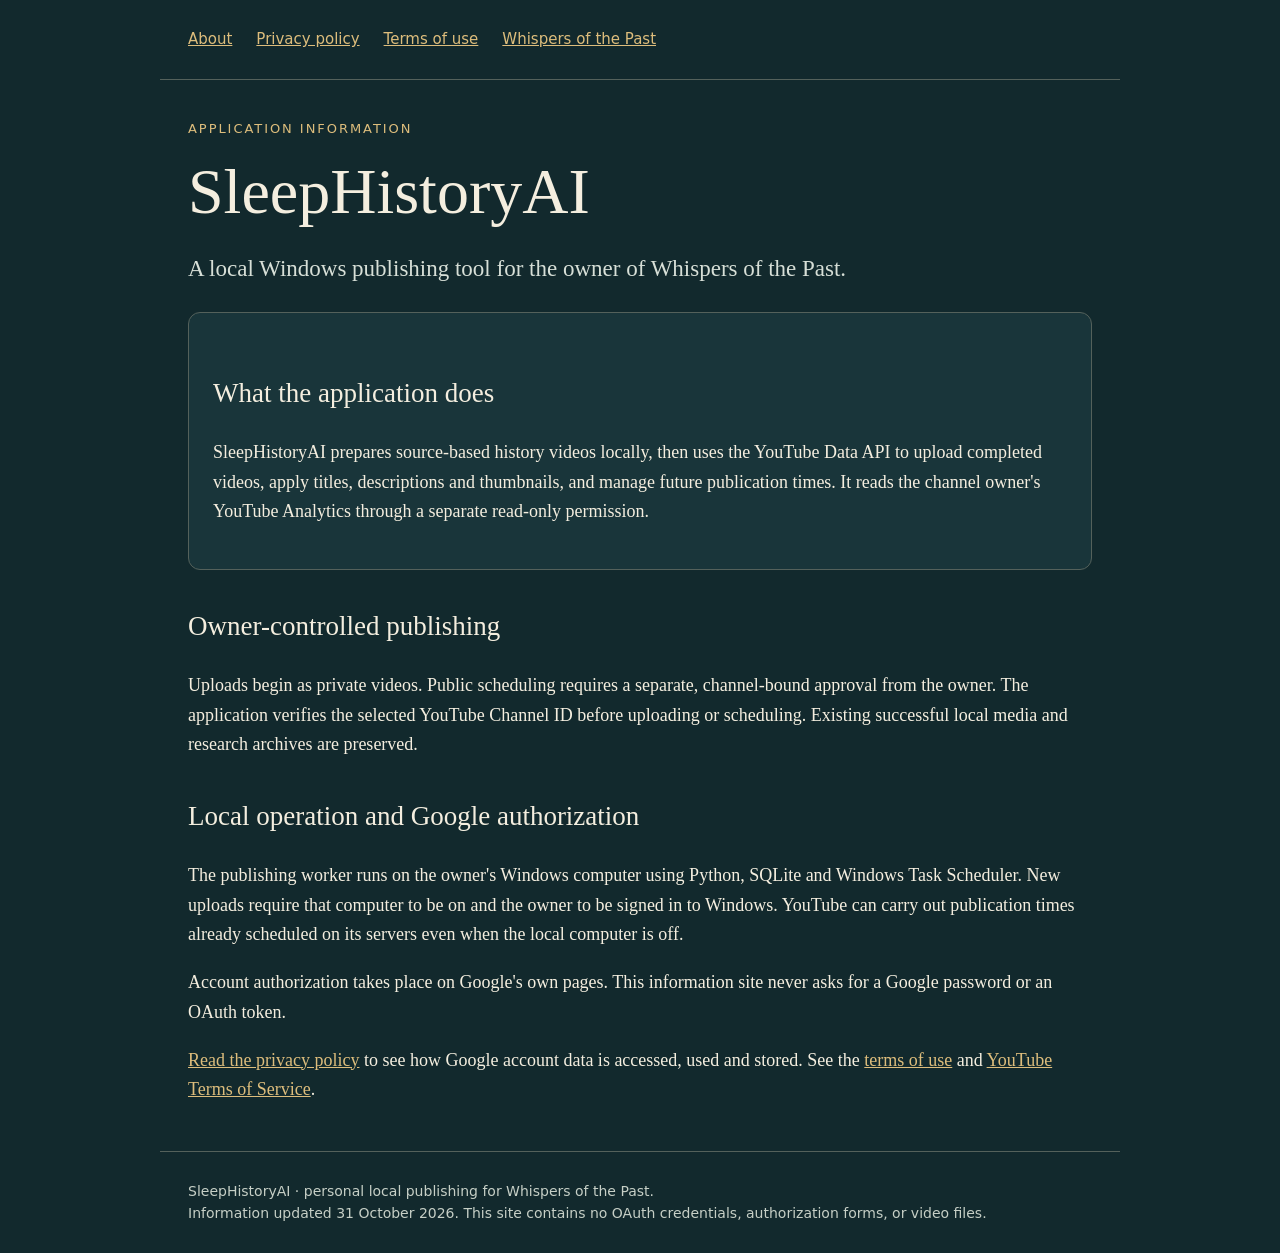
<file: index.html>
<!doctype html><html lang="en"><head><meta charset="utf-8"><meta name="viewport" content="width=device-width,initial-scale=1"><meta name="description" content="SleepHistoryAI local publishing application information and privacy practices."><title>Application information | SleepHistoryAI</title><link rel="stylesheet" href="style.css"></head><body><header><nav aria-label="Site"><a href="./">About</a><a href="privacy.html">Privacy policy</a><a href="terms.html">Terms of use</a><a href="https://www.youtube.com/channel/UCyG6hLrh7FnyekuDf9W0ifA">Whispers of the Past</a></nav></header><main><p class="eyebrow">Application information</p><h1>SleepHistoryAI</h1><p class="lead">A local Windows publishing tool for the owner of Whispers of the Past.</p><div class="card"><h2>What the application does</h2><p>SleepHistoryAI prepares source-based history videos locally, then uses the YouTube Data API to upload completed videos, apply titles, descriptions and thumbnails, and manage future publication times. It reads the channel owner's YouTube Analytics through a separate read-only permission.</p></div><h2>Owner-controlled publishing</h2><p>Uploads begin as private videos. Public scheduling requires a separate, channel-bound approval from the owner. The application verifies the selected YouTube Channel ID before uploading or scheduling. Existing successful local media and research archives are preserved.</p><h2>Local operation and Google authorization</h2><p>The publishing worker runs on the owner's Windows computer using Python, SQLite and Windows Task Scheduler. New uploads require that computer to be on and the owner to be signed in to Windows. YouTube can carry out publication times already scheduled on its servers even when the local computer is off.</p><p>Account authorization takes place on Google's own pages. This information site never asks for a Google password or an OAuth token.</p><p><a href="privacy.html">Read the privacy policy</a> to see how Google account data is accessed, used and stored. See the <a href="terms.html">terms of use</a> and <a href="https://www.youtube.com/t/terms">YouTube Terms of Service</a>.</p></main><footer>SleepHistoryAI · personal local publishing for Whispers of the Past.<br>Information updated 31 October 2026. This site contains no OAuth credentials, authorization forms, or video files.</footer></body></html>
</file>
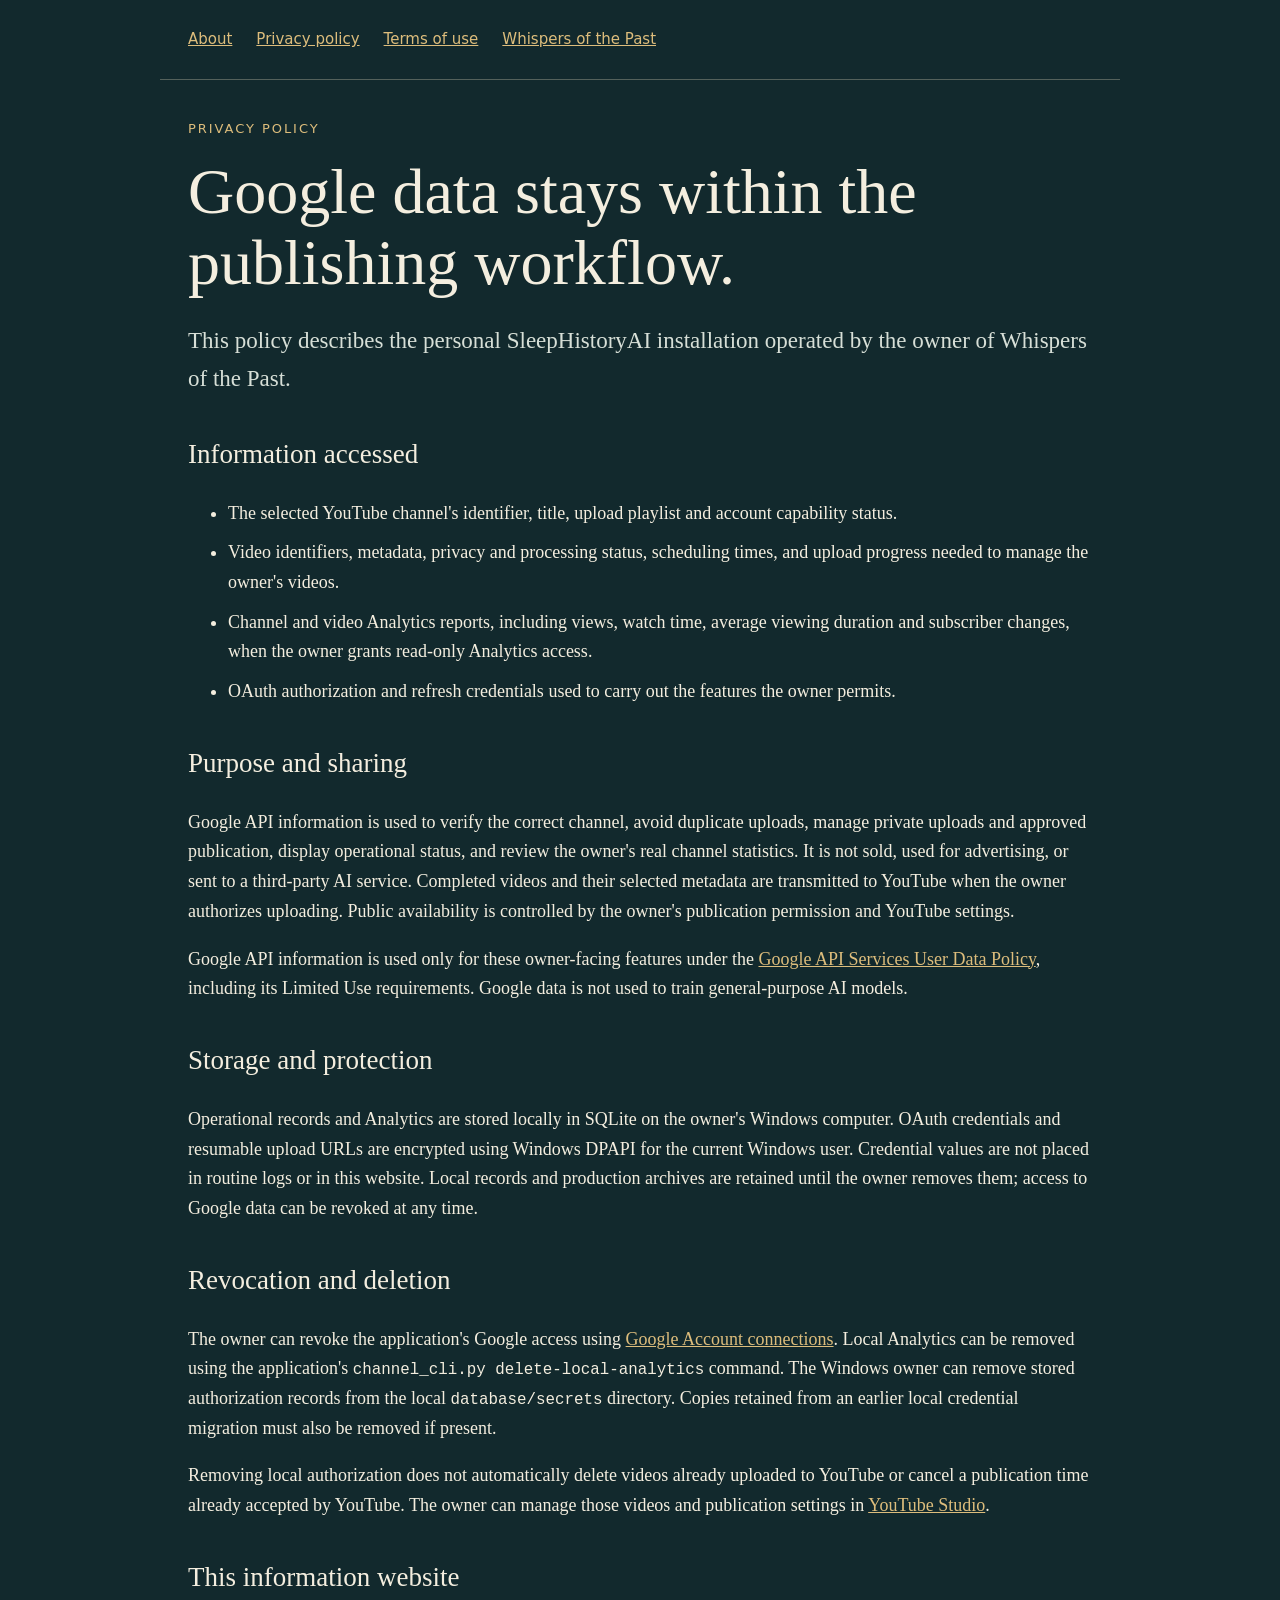
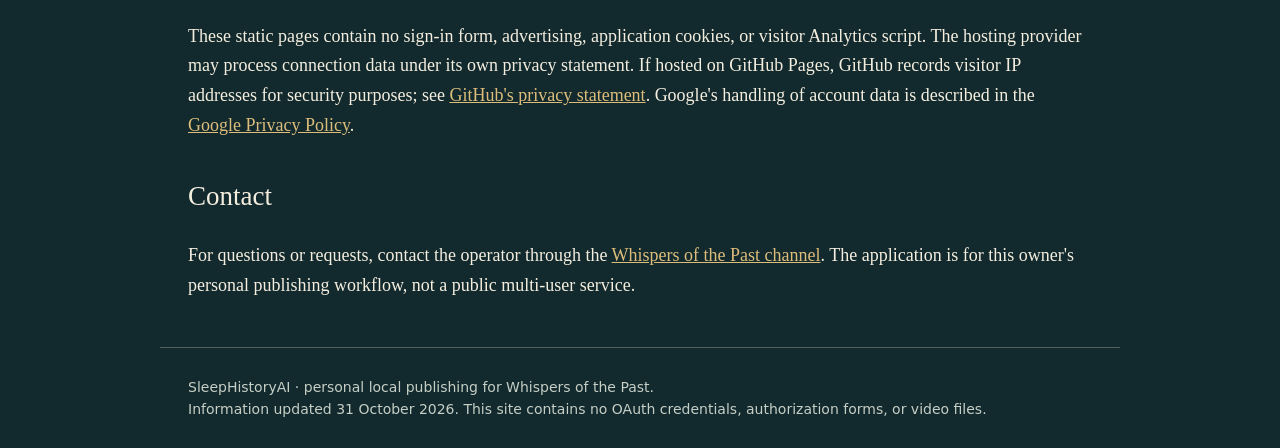
<file: privacy.html>
<!doctype html><html lang="en"><head><meta charset="utf-8"><meta name="viewport" content="width=device-width,initial-scale=1"><meta name="description" content="SleepHistoryAI local publishing application information and privacy practices."><title>Privacy policy | SleepHistoryAI</title><link rel="stylesheet" href="style.css"></head><body><header><nav aria-label="Site"><a href="./">About</a><a href="privacy.html">Privacy policy</a><a href="terms.html">Terms of use</a><a href="https://www.youtube.com/channel/UCyG6hLrh7FnyekuDf9W0ifA">Whispers of the Past</a></nav></header><main><p class="eyebrow">Privacy policy</p><h1>Google data stays within the publishing workflow.</h1><p class="lead">This policy describes the personal SleepHistoryAI installation operated by the owner of Whispers of the Past.</p><h2>Information accessed</h2><ul><li>The selected YouTube channel's identifier, title, upload playlist and account capability status.</li><li>Video identifiers, metadata, privacy and processing status, scheduling times, and upload progress needed to manage the owner's videos.</li><li>Channel and video Analytics reports, including views, watch time, average viewing duration and subscriber changes, when the owner grants read-only Analytics access.</li><li>OAuth authorization and refresh credentials used to carry out the features the owner permits.</li></ul><h2>Purpose and sharing</h2><p>Google API information is used to verify the correct channel, avoid duplicate uploads, manage private uploads and approved publication, display operational status, and review the owner's real channel statistics. It is not sold, used for advertising, or sent to a third-party AI service. Completed videos and their selected metadata are transmitted to YouTube when the owner authorizes uploading. Public availability is controlled by the owner's publication permission and YouTube settings.</p><p>Google API information is used only for these owner-facing features under the <a href="https://developers.google.com/terms/api-services-user-data-policy">Google API Services User Data Policy</a>, including its Limited Use requirements. Google data is not used to train general-purpose AI models.</p><h2>Storage and protection</h2><p>Operational records and Analytics are stored locally in SQLite on the owner's Windows computer. OAuth credentials and resumable upload URLs are encrypted using Windows DPAPI for the current Windows user. Credential values are not placed in routine logs or in this website. Local records and production archives are retained until the owner removes them; access to Google data can be revoked at any time.</p><h2>Revocation and deletion</h2><p>The owner can revoke the application's Google access using <a href="https://myaccount.google.com/connections">Google Account connections</a>. Local Analytics can be removed using the application's <code>channel_cli.py delete-local-analytics</code> command. The Windows owner can remove stored authorization records from the local <code>database/secrets</code> directory. Copies retained from an earlier local credential migration must also be removed if present.</p><p>Removing local authorization does not automatically delete videos already uploaded to YouTube or cancel a publication time already accepted by YouTube. The owner can manage those videos and publication settings in <a href="https://studio.youtube.com/">YouTube Studio</a>.</p><h2>This information website</h2><p>These static pages contain no sign-in form, advertising, application cookies, or visitor Analytics script. The hosting provider may process connection data under its own privacy statement. If hosted on GitHub Pages, GitHub records visitor IP addresses for security purposes; see <a href="https://docs.github.com/en/site-policy/privacy-policies/github-general-privacy-statement">GitHub's privacy statement</a>. Google's handling of account data is described in the <a href="https://policies.google.com/privacy">Google Privacy Policy</a>.</p><h2>Contact</h2><p>For questions or requests, contact the operator through the <a href="https://www.youtube.com/channel/UCyG6hLrh7FnyekuDf9W0ifA">Whispers of the Past channel</a>. The application is for this owner's personal publishing workflow, not a public multi-user service.</p></main><footer>SleepHistoryAI · personal local publishing for Whispers of the Past.<br>Information updated 31 October 2026. This site contains no OAuth credentials, authorization forms, or video files.</footer></body></html>
</file>
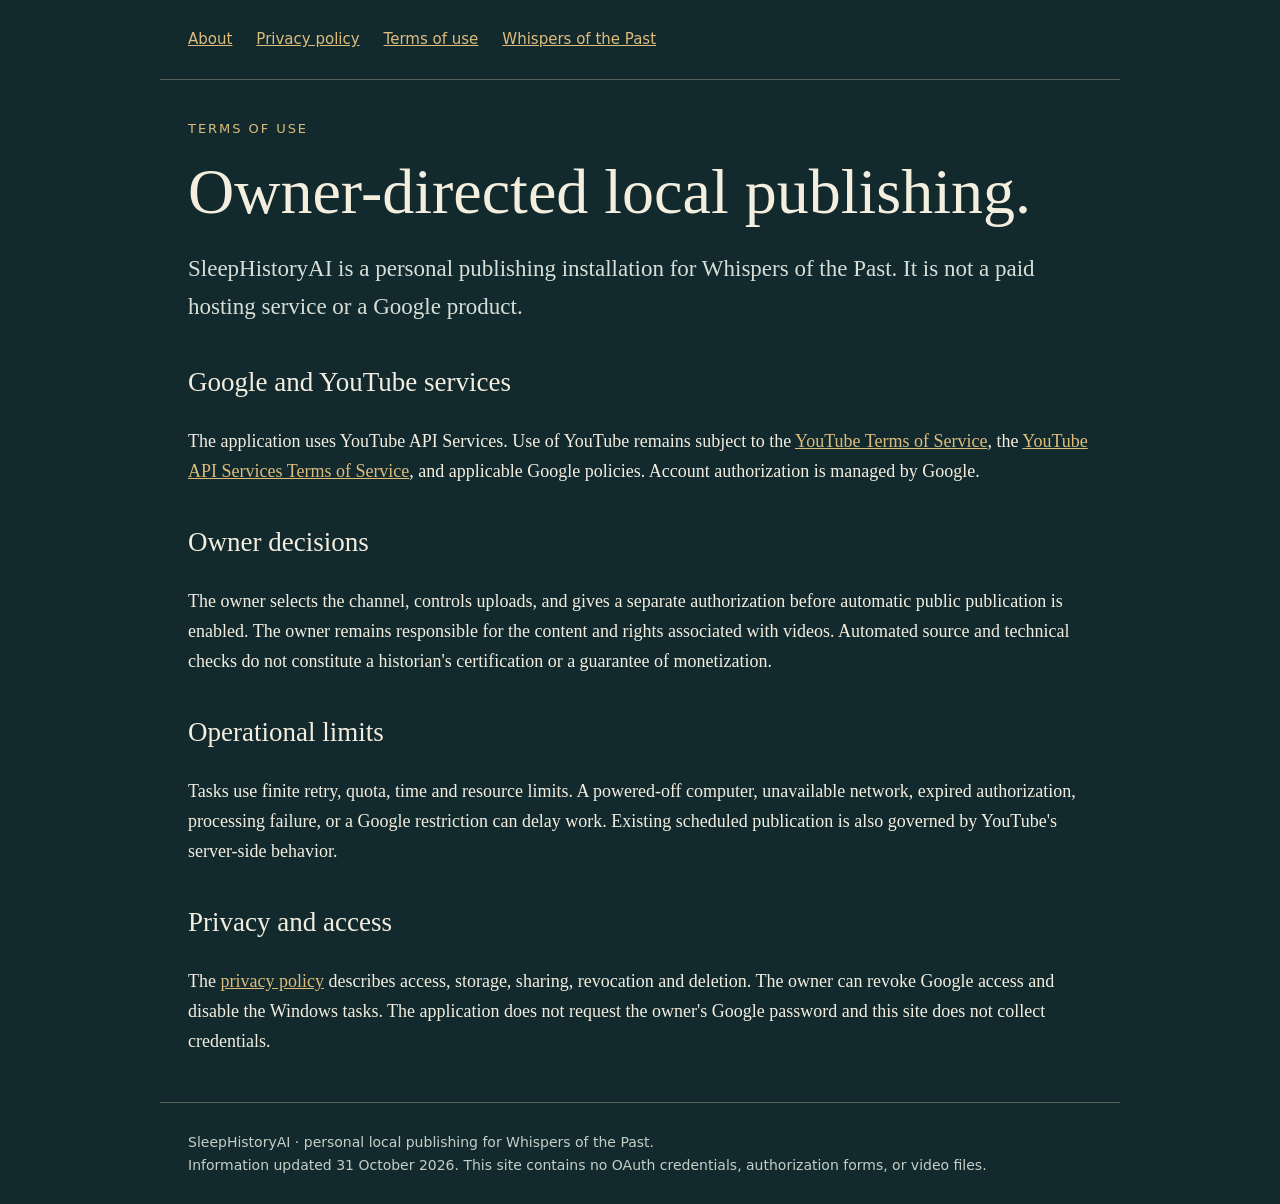
<file: terms.html>
<!doctype html><html lang="en"><head><meta charset="utf-8"><meta name="viewport" content="width=device-width,initial-scale=1"><meta name="description" content="SleepHistoryAI local publishing application information and privacy practices."><title>Terms of use | SleepHistoryAI</title><link rel="stylesheet" href="style.css"></head><body><header><nav aria-label="Site"><a href="./">About</a><a href="privacy.html">Privacy policy</a><a href="terms.html">Terms of use</a><a href="https://www.youtube.com/channel/UCyG6hLrh7FnyekuDf9W0ifA">Whispers of the Past</a></nav></header><main><p class="eyebrow">Terms of use</p><h1>Owner-directed local publishing.</h1><p class="lead">SleepHistoryAI is a personal publishing installation for Whispers of the Past. It is not a paid hosting service or a Google product.</p><h2>Google and YouTube services</h2><p>The application uses YouTube API Services. Use of YouTube remains subject to the <a href="https://www.youtube.com/t/terms">YouTube Terms of Service</a>, the <a href="https://developers.google.com/youtube/terms/api-services-terms-of-service">YouTube API Services Terms of Service</a>, and applicable Google policies. Account authorization is managed by Google.</p><h2>Owner decisions</h2><p>The owner selects the channel, controls uploads, and gives a separate authorization before automatic public publication is enabled. The owner remains responsible for the content and rights associated with videos. Automated source and technical checks do not constitute a historian's certification or a guarantee of monetization.</p><h2>Operational limits</h2><p>Tasks use finite retry, quota, time and resource limits. A powered-off computer, unavailable network, expired authorization, processing failure, or a Google restriction can delay work. Existing scheduled publication is also governed by YouTube's server-side behavior.</p><h2>Privacy and access</h2><p>The <a href="privacy.html">privacy policy</a> describes access, storage, sharing, revocation and deletion. The owner can revoke Google access and disable the Windows tasks. The application does not request the owner's Google password and this site does not collect credentials.</p></main><footer>SleepHistoryAI · personal local publishing for Whispers of the Past.<br>Information updated 31 October 2026. This site contains no OAuth credentials, authorization forms, or video files.</footer></body></html>
</file>
<file: style.css>
*{box-sizing:border-box}body{margin:0;background:#12292d;color:#f4eedf;font:18px/1.65 Georgia,serif}header,main,footer{max-width:960px;margin:auto;padding:28px}header{border-bottom:1px solid #54615b}nav{display:flex;gap:24px;flex-wrap:wrap;font:15px/1.5 system-ui}a{color:#ddbd7c}a:focus{outline:2px solid #ddbd7c;outline-offset:4px}.eyebrow{color:#ddbd7c;font:13px system-ui;letter-spacing:.15em;text-transform:uppercase}h1{font-size:clamp(36px,6vw,64px);font-weight:400;line-height:1.12;margin:20px 0}h2{font-size:27px;font-weight:400;margin-top:34px}.lead{font-size:23px;color:#d7dfd7}.card{padding:24px;border:1px solid #54615b;background:#19353a;border-radius:12px;margin:24px 0}footer{font:14px/1.6 system-ui;color:#c6cfc6;border-top:1px solid #54615b}li{margin:10px 0}code{font-size:.88em;overflow-wrap:anywhere}
</file>
